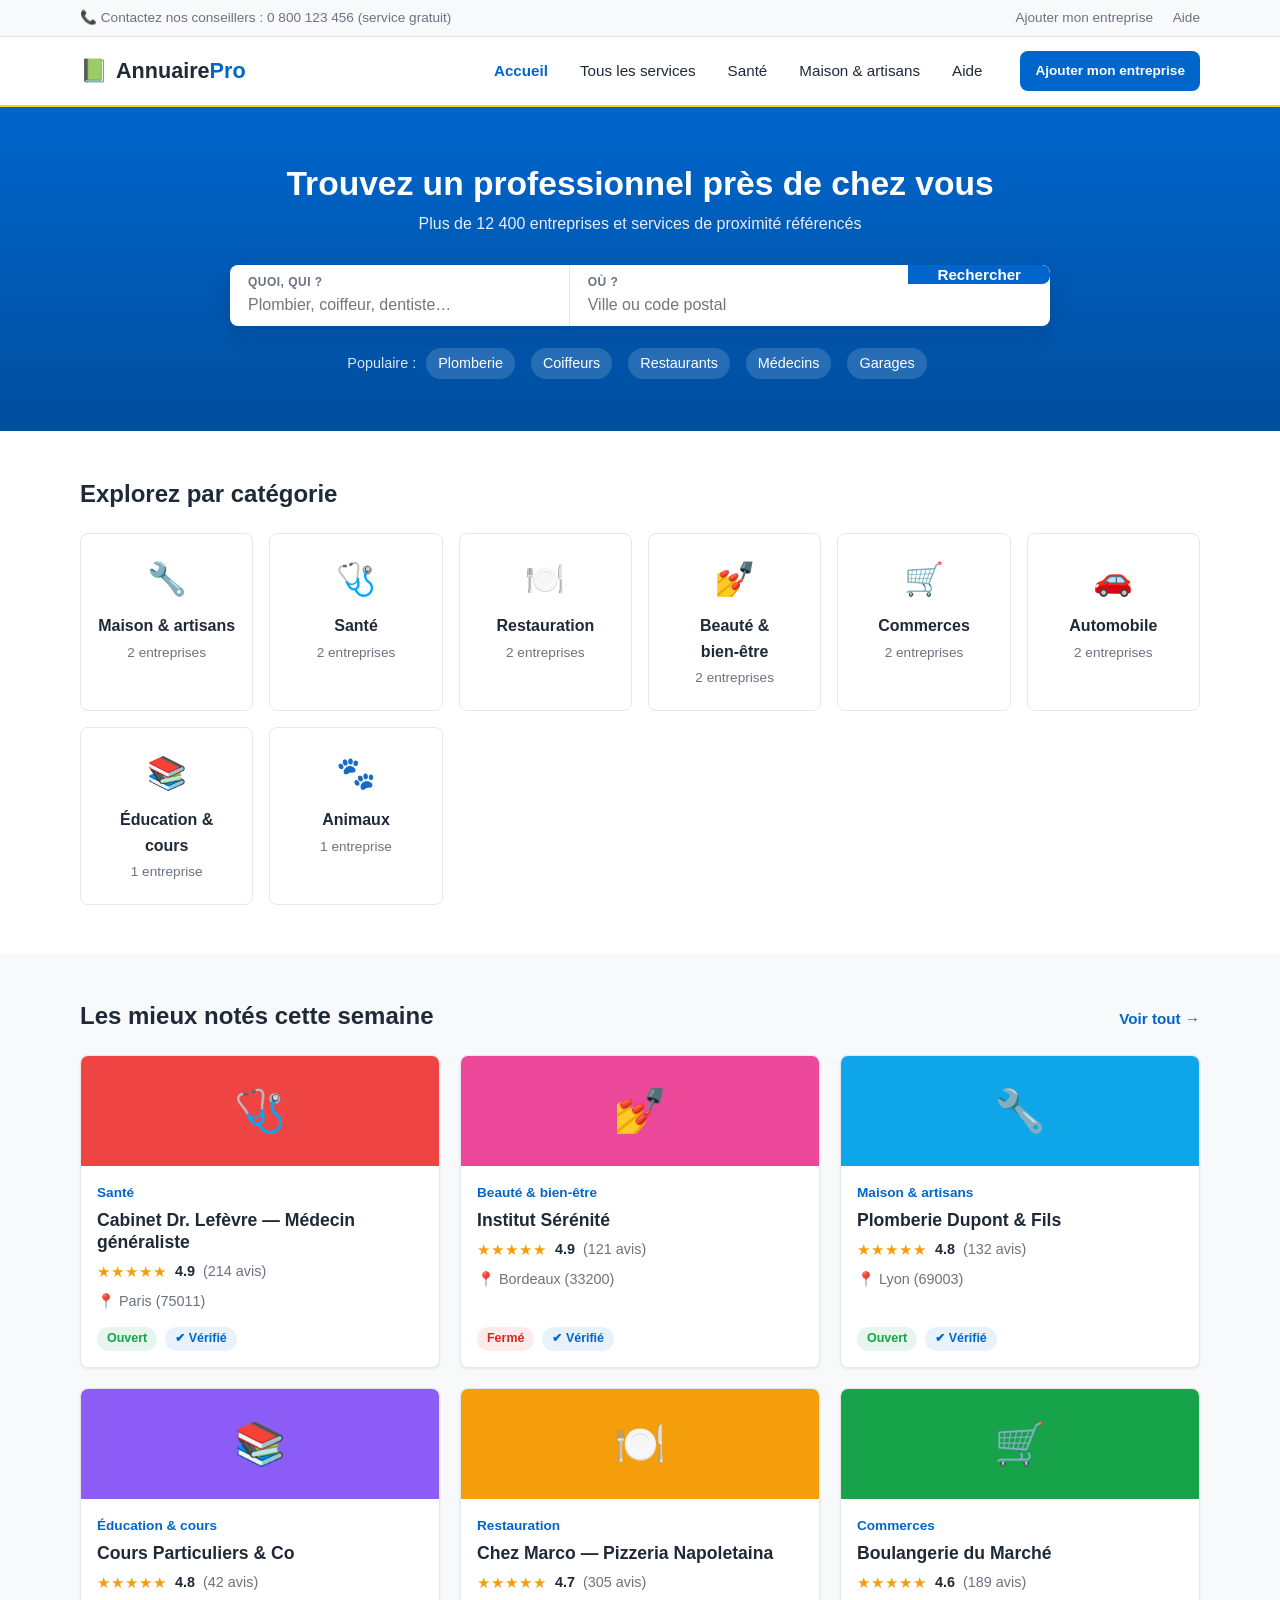
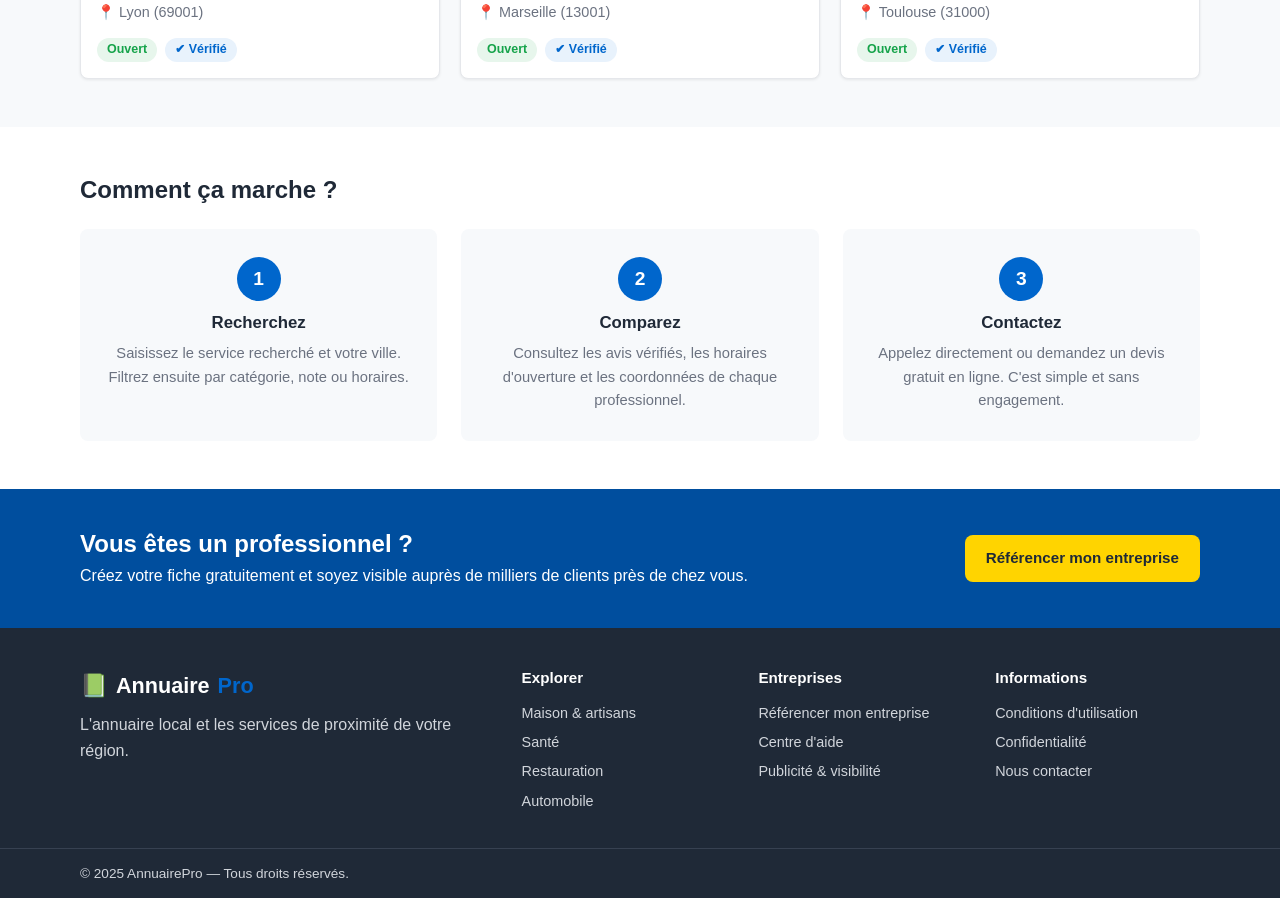
<file: index.html>
<!DOCTYPE html>
<html lang="fr">
<head>
  <meta charset="UTF-8">
  <meta name="viewport" content="width=device-width, initial-scale=1.0">
  <title>Annuaire Pro — Trouvez les professionnels et services près de chez vous</title>
  <meta name="description" content="Annuaire local et services de proximité : commerce, artisans, santé, restaurants. Trouvez un professionnel près de chez vous en quelques secondes.">
  <link rel="stylesheet" href="css/styles.css">
</head>
<body>

  <!-- Barre utilitaire -->
  <div class="topbar">
    <div class="container topbar-inner">
      <span>📞 Contactez nos conseillers : 0 800 123 456 (service gratuit)</span>
      <div class="topbar-links">
        <a href="ajouter.html">Ajouter mon entreprise</a>
        <a href="aide.html">Aide</a>
      </div>
    </div>
  </div>

  <!-- En-tête -->
  <header class="site-header">
    <div class="container header-inner">
      <a href="index.html" class="logo">
        <span class="logo-icon">📗</span>
        <span class="logo-text">Annuaire<span class="logo-accent">Pro</span></span>
      </a>
      <nav class="main-nav">
        <a href="index.html" class="active">Accueil</a>
        <a href="services.html">Tous les services</a>
        <a href="services.html?cat=sante">Santé</a>
        <a href="services.html?cat=maison">Maison &amp; artisans</a>
        <a href="aide.html">Aide</a>
      </nav>
      <a href="ajouter.html" class="btn btn-primary btn-sm">Ajouter mon entreprise</a>
      <button class="nav-toggle" aria-label="Ouvrir le menu">☰</button>
    </div>
  </header>

  <!-- Bloc de recherche -->
  <section class="search-section">
    <div class="container">
      <h1>Trouvez un professionnel <strong>près de chez vous</strong></h1>
      <p class="subtitle">Plus de 12 400 entreprises et services de proximité référencés</p>
      <form class="search-form" id="home-search" action="services.html" method="get">
        <div class="search-field">
          <label for="q">Quoi, qui ?</label>
          <input type="text" id="q" name="q" placeholder="Plombier, coiffeur, dentiste…" autocomplete="off">
        </div>
        <div class="search-sep"></div>
        <div class="search-field">
          <label for="ville">Où ?</label>
          <input type="text" id="ville" name="ville" placeholder="Ville ou code postal" data-villes autocomplete="off">
        </div>
        <button type="submit" class="btn btn-primary btn-search">Rechercher</button>
      </form>

      <div class="quick-links">
        <span>Populaire :</span>
        <a href="services.html?cat=maison">Plomberie</a>
        <a href="services.html?cat=bienetre">Coiffeurs</a>
        <a href="services.html?cat=restauration">Restaurants</a>
        <a href="services.html?cat=sante">Médecins</a>
        <a href="services.html?cat=automobile">Garages</a>
      </div>
    </div>
  </section>

  <!-- Catégories -->
  <section class="section categories-section">
    <div class="container">
      <h2>Explorez par catégorie</h2>
      <div class="categories-grid" id="categories-grid"></div>
    </div>
  </section>

  <!-- Sélection mise en avant -->
  <section class="section featured-section">
    <div class="container">
      <div class="section-head">
        <h2>Les mieux notés cette semaine</h2>
        <a href="services.html" class="see-all">Voir tout &rarr;</a>
      </div>
      <div class="listings-grid" id="featured-listings"></div>
    </div>
  </section>

  <!-- Comment ça marche -->
  <section class="section how-section">
    <div class="container">
      <h2>Comment ça marche ?</h2>
      <div class="steps-grid">
        <div class="step">
          <div class="step-num">1</div>
          <h3>Recherchez</h3>
          <p>Saisissez le service recherché et votre ville. Filtrez ensuite par catégorie, note ou horaires.</p>
        </div>
        <div class="step">
          <div class="step-num">2</div>
          <h3>Comparez</h3>
          <p>Consultez les avis vérifiés, les horaires d'ouverture et les coordonnées de chaque professionnel.</p>
        </div>
        <div class="step">
          <div class="step-num">3</div>
          <h3>Contactez</h3>
          <p>Appelez directement ou demandez un devis gratuit en ligne. C'est simple et sans engagement.</p>
        </div>
      </div>
    </div>
  </section>

  <!-- Encart pro -->
  <section class="cta-section">
    <div class="container cta-inner">
      <div>
        <h2>Vous êtes un professionnel ?</h2>
        <p>Créez votre fiche gratuitement et soyez visible auprès de milliers de clients près de chez vous.</p>
      </div>
      <a href="ajouter.html" class="btn btn-light">Référencer mon entreprise</a>
    </div>
  </section>

  <!-- Pied de page -->
  <footer class="site-footer">
    <div class="container footer-grid">
      <div>
        <div class="logo footer-logo"><span class="logo-icon">📗</span> Annuaire<span class="logo-accent">Pro</span></div>
        <p>L'annuaire local et les services de proximité de votre région.</p>
      </div>
      <div>
        <h4>Explorer</h4>
        <a href="services.html?cat=maison">Maison &amp; artisans</a>
        <a href="services.html?cat=sante">Santé</a>
        <a href="services.html?cat=restauration">Restauration</a>
        <a href="services.html?cat=automobile">Automobile</a>
      </div>
      <div>
        <h4>Entreprises</h4>
        <a href="ajouter.html">Référencer mon entreprise</a>
        <a href="aide.html">Centre d'aide</a>
        <a href="aide.html">Publicité &amp; visibilité</a>
      </div>
      <div>
        <h4>Informations</h4>
        <a href="aide.html">Conditions d'utilisation</a>
        <a href="aide.html">Confidentialité</a>
        <a href="aide.html">Nous contacter</a>
      </div>
    </div>
    <div class="footer-bottom">
      <div class="container">© 2025 AnnuairePro — Tous droits réservés.</div>
    </div>
  </footer>

  <script src="js/data.js"></script>
  <script src="js/app.js"></script>
  <script src="js/villes.js"></script>
</body>
</html>
</file>
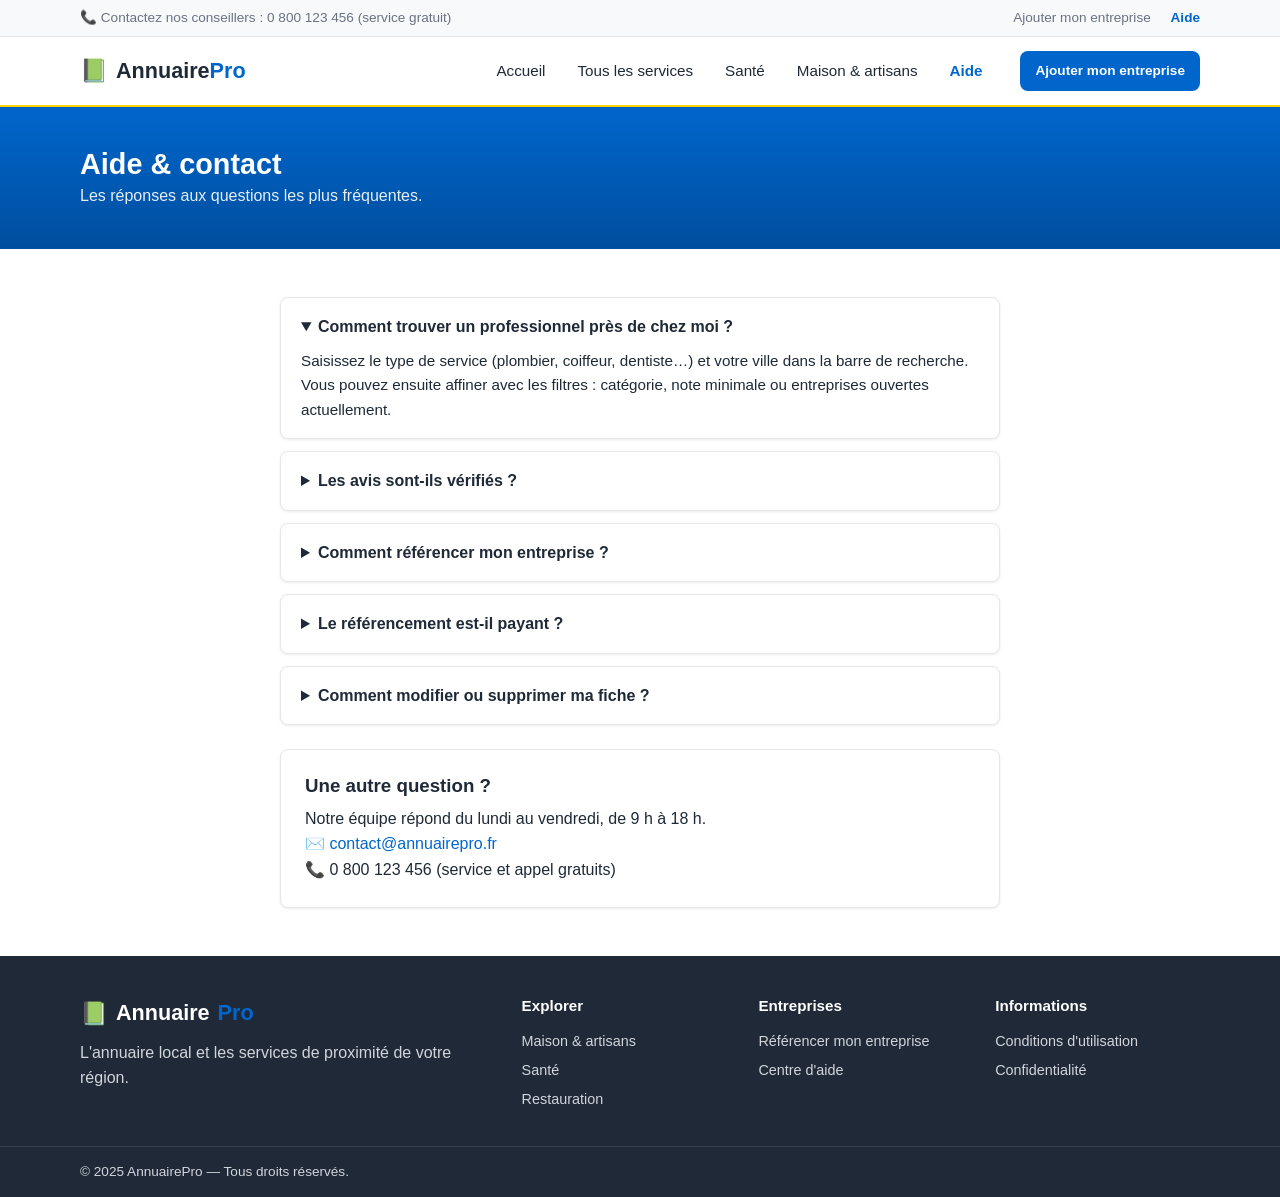
<file: aide.html>
<!DOCTYPE html>
<html lang="fr">
<head>
  <meta charset="UTF-8">
  <meta name="viewport" content="width=device-width, initial-scale=1.0">
  <title>Aide &amp; contact — AnnuairePro</title>
  <meta name="description" content="Questions fréquentes et contact pour l'annuaire local AnnuairePro.">
  <link rel="stylesheet" href="css/styles.css">
</head>
<body>

  <div class="topbar">
    <div class="container topbar-inner">
      <span>📞 Contactez nos conseillers : 0 800 123 456 (service gratuit)</span>
      <div class="topbar-links">
        <a href="ajouter.html">Ajouter mon entreprise</a>
        <a href="aide.html" class="active">Aide</a>
      </div>
    </div>
  </div>

  <header class="site-header">
    <div class="container header-inner">
      <a href="index.html" class="logo">
        <span class="logo-icon">📗</span>
        <span class="logo-text">Annuaire<span class="logo-accent">Pro</span></span>
      </a>
      <nav class="main-nav">
        <a href="index.html">Accueil</a>
        <a href="services.html">Tous les services</a>
        <a href="services.html?cat=sante">Santé</a>
        <a href="services.html?cat=maison">Maison &amp; artisans</a>
        <a href="aide.html" class="active">Aide</a>
      </nav>
      <a href="ajouter.html" class="btn btn-primary btn-sm">Ajouter mon entreprise</a>
      <button class="nav-toggle" aria-label="Ouvrir le menu">☰</button>
    </div>
  </header>

  <section class="page-head">
    <div class="container">
      <h1>Aide &amp; contact</h1>
      <p>Les réponses aux questions les plus fréquentes.</p>
    </div>
  </section>

  <main class="section">
    <div class="container narrow">

      <div class="faq">
        <details open>
          <summary>Comment trouver un professionnel près de chez moi ?</summary>
          <p>Saisissez le type de service (plombier, coiffeur, dentiste…) et votre ville dans la barre de recherche. Vous pouvez ensuite affiner avec les filtres : catégorie, note minimale ou entreprises ouvertes actuellement.</p>
        </details>
        <details>
          <summary>Les avis sont-ils vérifiés ?</summary>
          <p>Oui. Chaque avis est rattaché à une demande de contact réelle. Les avis suspects sont analysés et retirés si nécessaire.</p>
        </details>
        <details>
          <summary>Comment référencer mon entreprise ?</summary>
          <p>Rendez-vous sur la page <a href="ajouter.html">« Ajouter mon entreprise »</a> et complétez le formulaire. La validation prend en moyenne 48 h ouvrées.</p>
        </details>
        <details>
          <summary>Le référencement est-il payant ?</summary>
          <p>Non, la création et la publication de votre fiche sont gratuites. Des options de visibilité (mise en avant, logo) sont proposées en supplément.</p>
        </details>
        <details>
          <summary>Comment modifier ou supprimer ma fiche ?</summary>
          <p>Contactez-nous par e-mail à contact@annuairepro.fr en indiquant le nom de votre entreprise et votre ville. Un conseiller s'occupe de votre demande sous 48 h.</p>
        </details>
      </div>

      <div class="card contact-card">
        <h3>Une autre question ?</h3>
        <p> Notre équipe répond du lundi au vendredi, de 9 h à 18 h.</p>
        <p>✉️ <a href="mailto:contact@annuairepro.fr">contact@annuairepro.fr</a><br>📞 0 800 123 456 (service et appel gratuits)</p>
      </div>

    </div>
  </main>

  <footer class="site-footer">
    <div class="container footer-grid">
      <div>
        <div class="logo footer-logo"><span class="logo-icon">📗</span> Annuaire<span class="logo-accent">Pro</span></div>
        <p>L'annuaire local et les services de proximité de votre région.</p>
      </div>
      <div>
        <h4>Explorer</h4>
        <a href="services.html?cat=maison">Maison &amp; artisans</a>
        <a href="services.html?cat=sante">Santé</a>
        <a href="services.html?cat=restauration">Restauration</a>
      </div>
      <div>
        <h4>Entreprises</h4>
        <a href="ajouter.html">Référencer mon entreprise</a>
        <a href="aide.html">Centre d'aide</a>
      </div>
      <div>
        <h4>Informations</h4>
        <a href="aide.html">Conditions d'utilisation</a>
        <a href="aide.html">Confidentialité</a>
      </div>
    </div>
    <div class="footer-bottom">
      <div class="container">© 2025 AnnuairePro — Tous droits réservés.</div>
    </div>
  </footer>

</body>
</html>
</file>
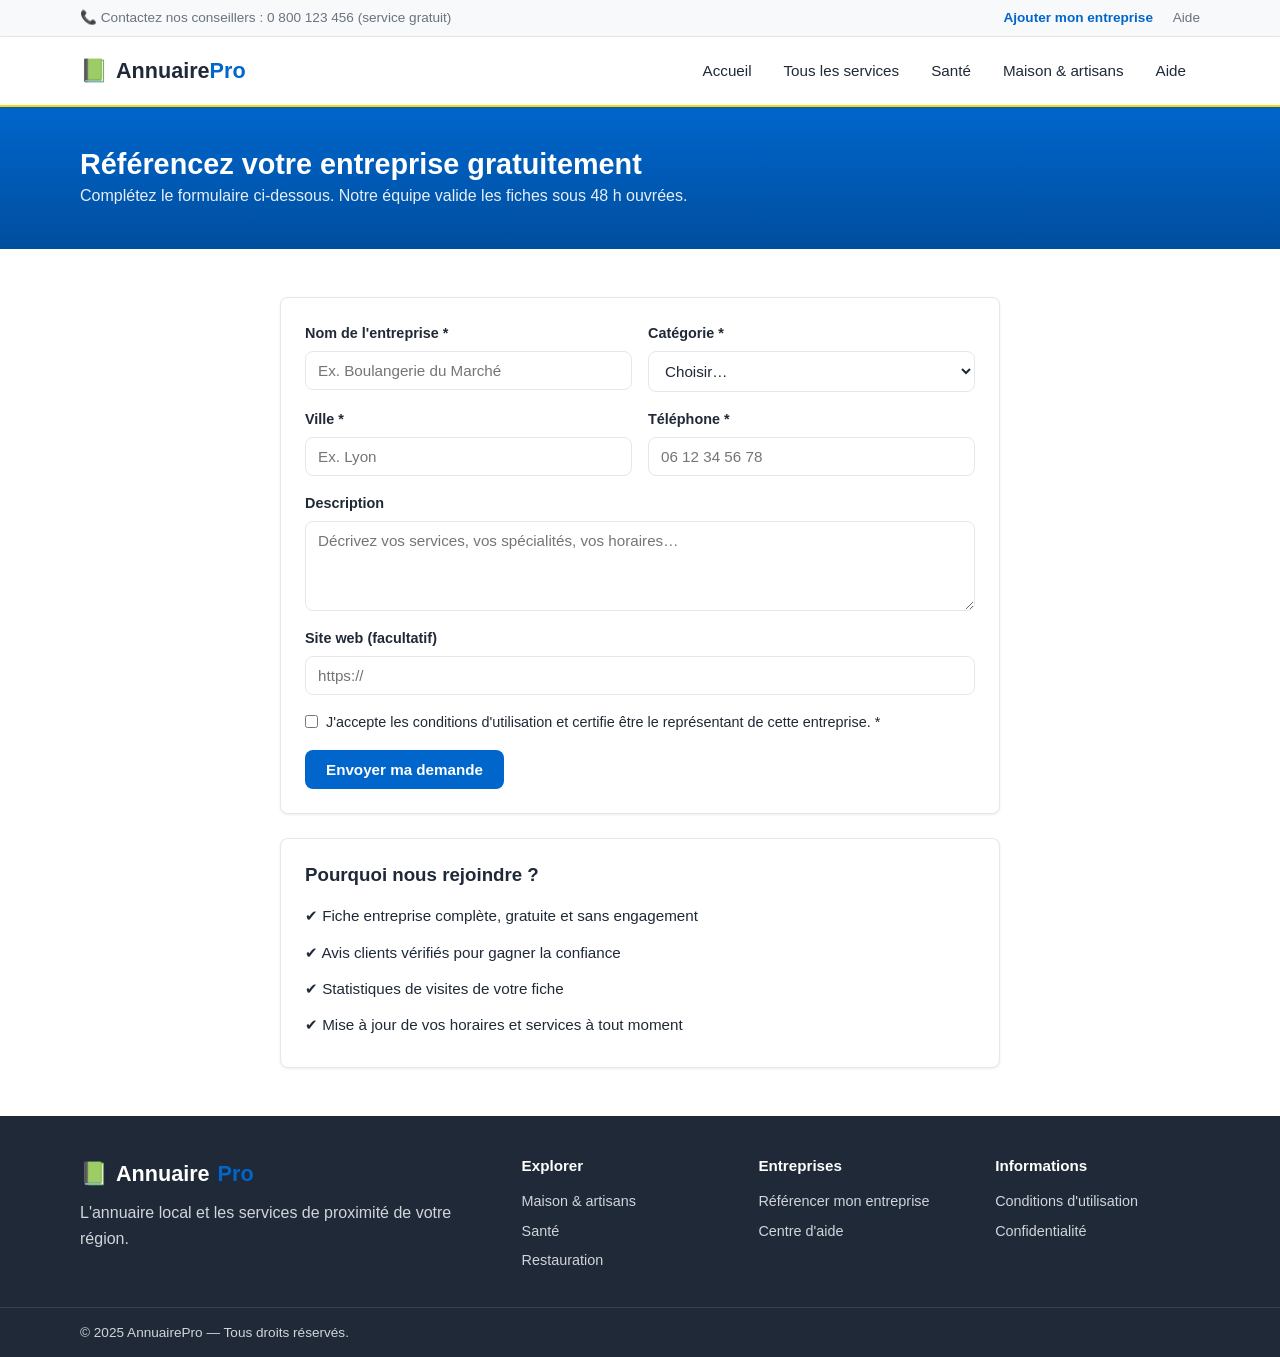
<file: ajouter.html>
<!DOCTYPE html>
<html lang="fr">
<head>
  <meta charset="UTF-8">
  <meta name="viewport" content="width=device-width, initial-scale=1.0">
  <title>Ajouter mon entreprise — AnnuairePro</title>
  <meta name="description" content="Référencez gratuitement votre entreprise dans l'annuaire local AnnuairePro.">
  <link rel="stylesheet" href="css/styles.css">
</head>
<body>

  <div class="topbar">
    <div class="container topbar-inner">
      <span>📞 Contactez nos conseillers : 0 800 123 456 (service gratuit)</span>
      <div class="topbar-links">
        <a href="ajouter.html" class="active">Ajouter mon entreprise</a>
        <a href="aide.html">Aide</a>
      </div>
    </div>
  </div>

  <header class="site-header">
    <div class="container header-inner">
      <a href="index.html" class="logo">
        <span class="logo-icon">📗</span>
        <span class="logo-text">Annuaire<span class="logo-accent">Pro</span></span>
      </a>
      <nav class="main-nav">
        <a href="index.html">Accueil</a>
        <a href="services.html">Tous les services</a>
        <a href="services.html?cat=sante">Santé</a>
        <a href="services.html?cat=maison">Maison &amp; artisans</a>
        <a href="aide.html">Aide</a>
      </nav>
      <button class="nav-toggle" aria-label="Ouvrir le menu">☰</button>
    </div>
  </header>

  <section class="page-head">
    <div class="container">
      <h1>Référencez votre entreprise gratuitement</h1>
      <p>Complétez le formulaire ci-dessous. Notre équipe valide les fiches sous 48 h ouvrées.</p>
    </div>
  </section>

  <main class="section">
    <div class="container narrow">
      <form class="card form-card" id="add-form" novalidate>
        <div class="form-row">
          <div class="form-field">
            <label for="f-nom">Nom de l'entreprise *</label>
            <input type="text" id="f-nom" required placeholder="Ex. Boulangerie du Marché">
          </div>
          <div class="form-field">
            <label for="f-cat">Catégorie *</label>
            <select id="f-cat" required>
              <option value="">Choisir…</option>
            </select>
          </div>
        </div>

        <div class="form-row">
          <div class="form-field">
            <label for="f-ville">Ville *</label>
            <input type="text" id="f-ville" required placeholder="Ex. Lyon" data-villes autocomplete="off">
          </div>
          <div class="form-field">
            <label for="f-tel">Téléphone *</label>
            <input type="tel" id="f-tel" required placeholder="06 12 34 56 78">
          </div>
        </div>

        <div class="form-field">
          <label for="f-desc">Description</label>
          <textarea id="f-desc" rows="4" placeholder="Décrivez vos services, vos spécialités, vos horaires…"></textarea>
        </div>

        <div class="form-field">
          <label for="f-site">Site web (facultatif)</label>
          <input type="url" id="f-site" placeholder="https://">
        </div>

        <label class="checkbox">
          <input type="checkbox" id="f-cgu" required>
          J'accepte les conditions d'utilisation et certifie être le représentant de cette entreprise. *
        </label>

        <p class="form-error" id="form-error" hidden>Merci de compléter tous les champs obligatoires (*) et d'accepter les conditions.</p>
        <p class="form-success" id="form-success" hidden>✅ Votre demande a bien été enregistrée. Votre fiche sera visible après validation.</p>

        <button type="submit" class="btn btn-primary">Envoyer ma demande</button>
      </form>

      <div class="card perks">
        <h3>Pourquoi nous rejoindre ?</h3>
        <ul>
          <li>✔ Fiche entreprise complète, gratuite et sans engagement</li>
          <li>✔ Avis clients vérifiés pour gagner la confiance</li>
          <li>✔ Statistiques de visites de votre fiche</li>
          <li>✔ Mise à jour de vos horaires et services à tout moment</li>
        </ul>
      </div>
    </div>
  </main>

  <footer class="site-footer">
    <div class="container footer-grid">
      <div>
        <div class="logo footer-logo"><span class="logo-icon">📗</span> Annuaire<span class="logo-accent">Pro</span></div>
        <p>L'annuaire local et les services de proximité de votre région.</p>
      </div>
      <div>
        <h4>Explorer</h4>
        <a href="services.html?cat=maison">Maison &amp; artisans</a>
        <a href="services.html?cat=sante">Santé</a>
        <a href="services.html?cat=restauration">Restauration</a>
      </div>
      <div>
        <h4>Entreprises</h4>
        <a href="ajouter.html">Référencer mon entreprise</a>
        <a href="aide.html">Centre d'aide</a>
      </div>
      <div>
        <h4>Informations</h4>
        <a href="aide.html">Conditions d'utilisation</a>
        <a href="aide.html">Confidentialité</a>
      </div>
    </div>
    <div class="footer-bottom">
      <div class="container">© 2025 AnnuairePro — Tous droits réservés.</div>
    </div>
  </footer>

  <script src="js/data.js"></script>
  <script src="js/app.js"></script>
  <script src="js/villes.js"></script>
</body>
</html>
</file>
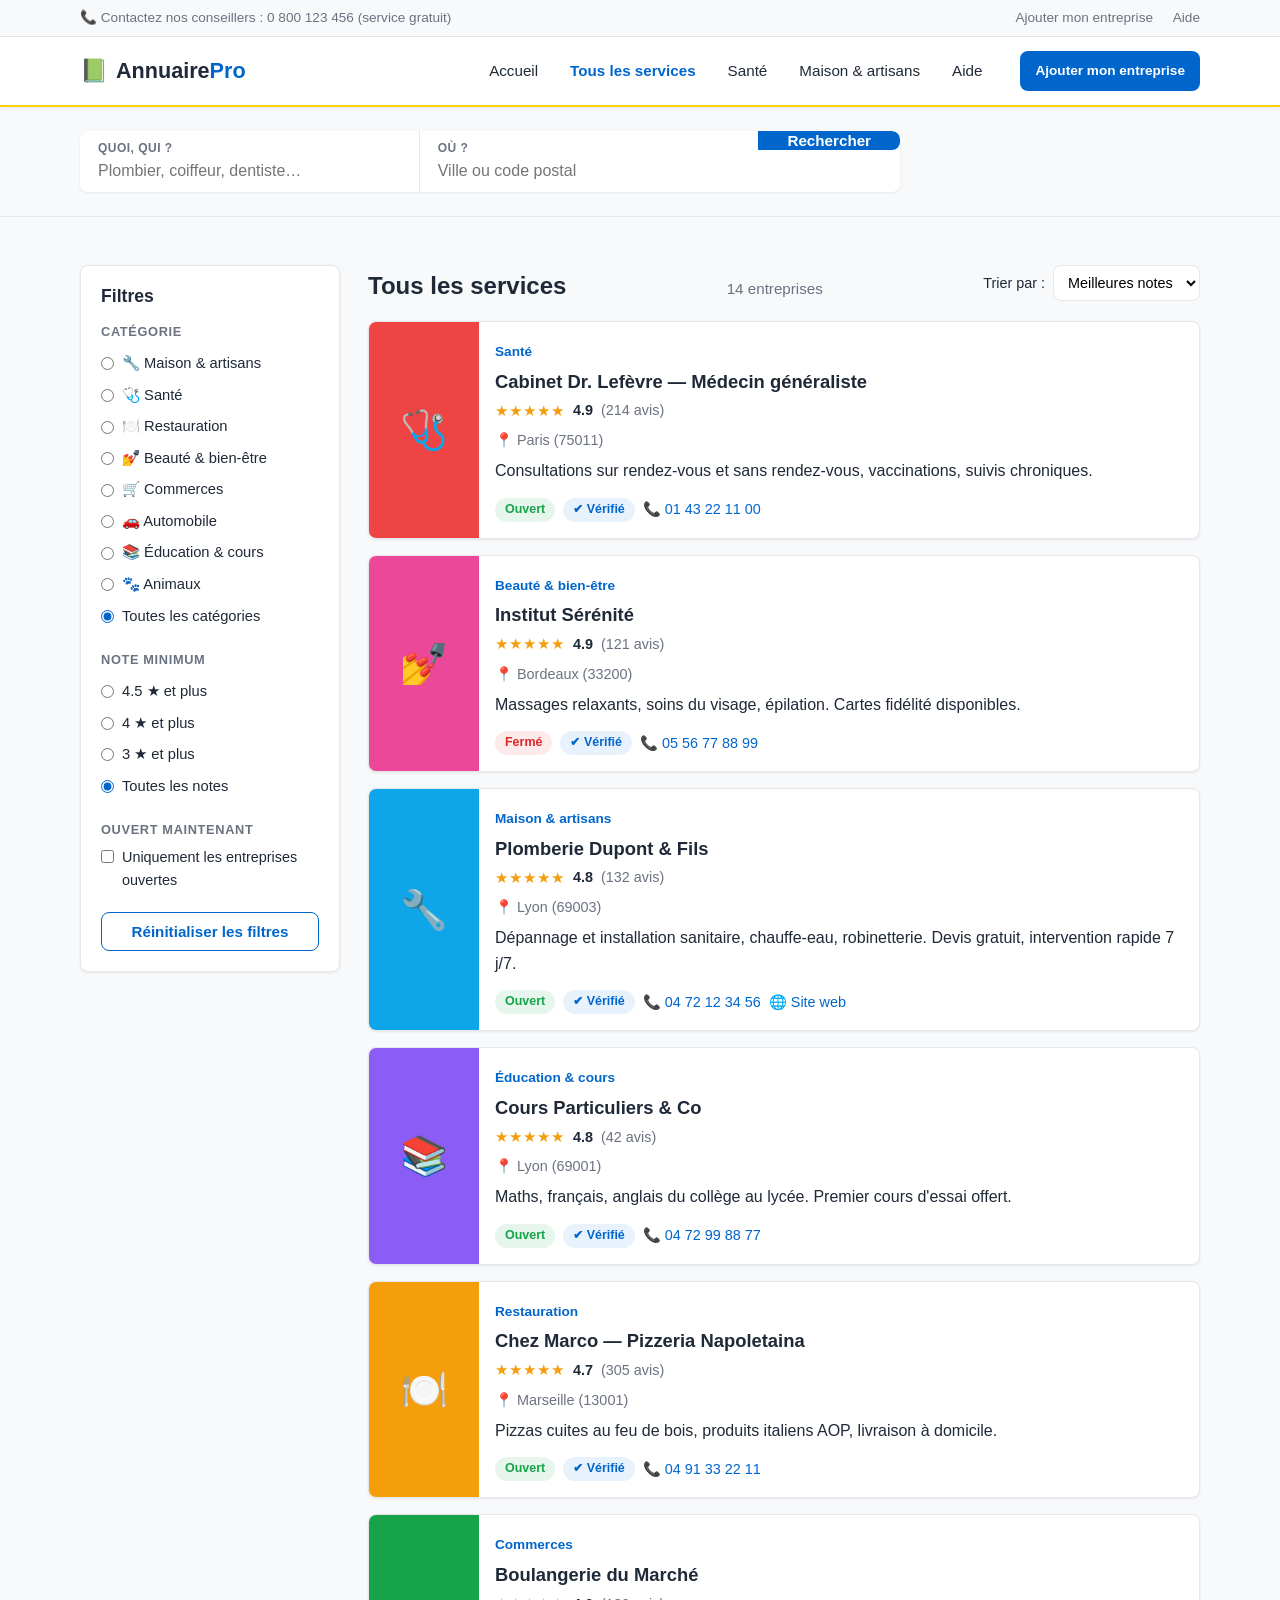
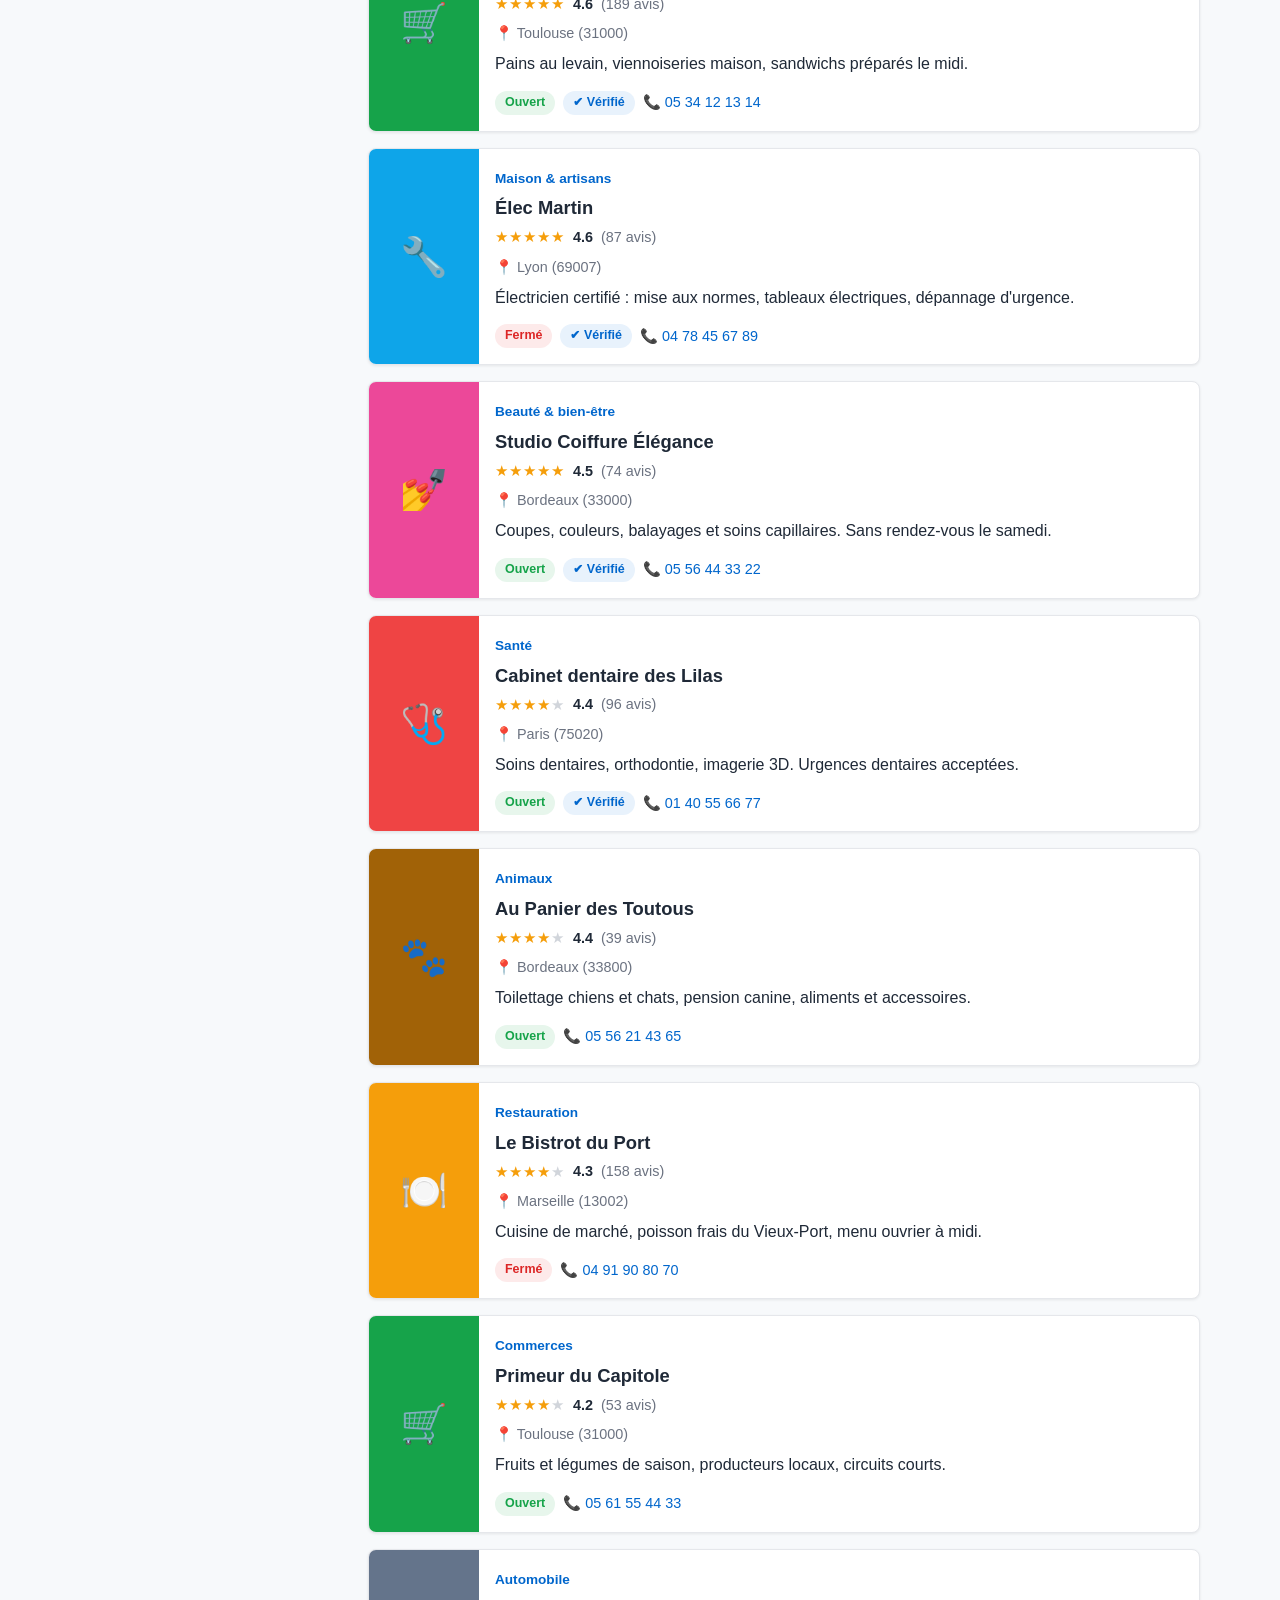
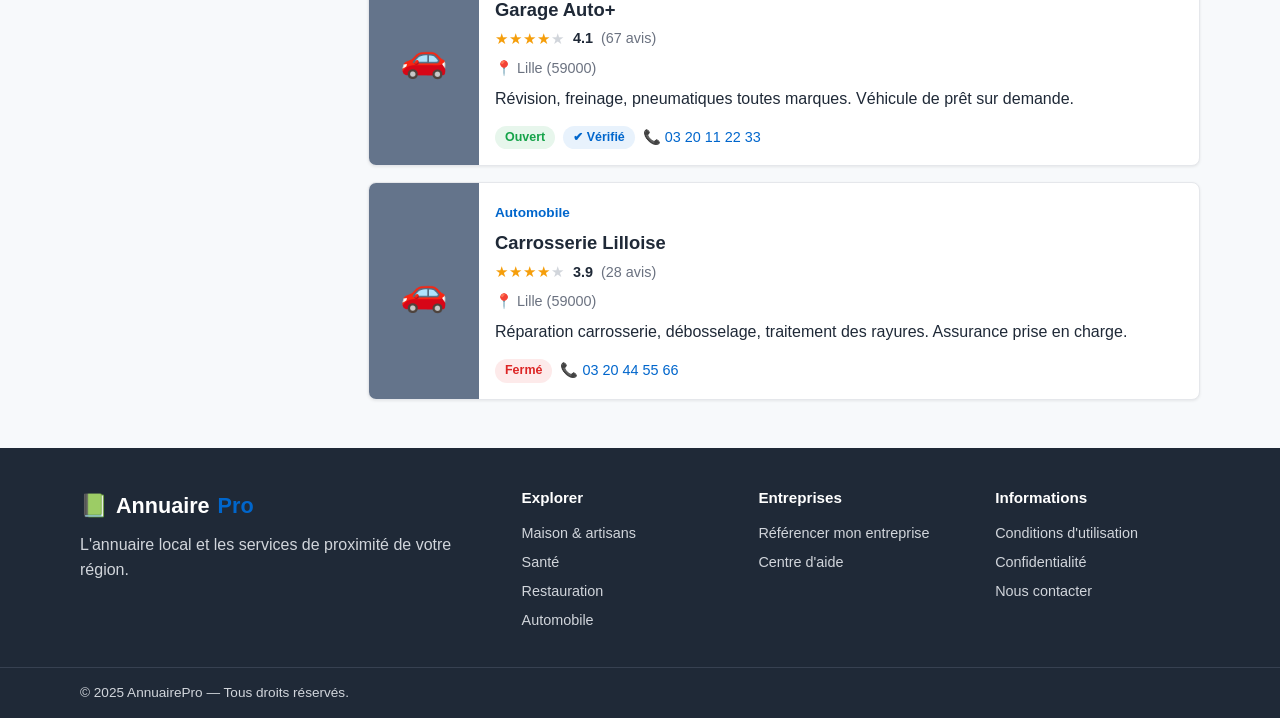
<file: services.html>
<!DOCTYPE html>
<html lang="fr">
<head>
  <meta charset="UTF-8">
  <meta name="viewport" content="width=device-width, initial-scale=1.0">
  <title>Résultats de recherche — AnnuairePro</title>
  <meta name="description" content="Liste des professionnels et services de proximité correspondant à votre recherche.">
  <link rel="stylesheet" href="css/styles.css">
</head>
<body>

  <div class="topbar">
    <div class="container topbar-inner">
      <span>📞 Contactez nos conseillers : 0 800 123 456 (service gratuit)</span>
      <div class="topbar-links">
        <a href="ajouter.html">Ajouter mon entreprise</a>
        <a href="aide.html">Aide</a>
      </div>
    </div>
  </div>

  <header class="site-header">
    <div class="container header-inner">
      <a href="index.html" class="logo">
        <span class="logo-icon">📗</span>
        <span class="logo-text">Annuaire<span class="logo-accent">Pro</span></span>
      </a>
      <nav class="main-nav">
        <a href="index.html">Accueil</a>
        <a href="services.html" class="active">Tous les services</a>
        <a href="services.html?cat=sante">Santé</a>
        <a href="services.html?cat=maison">Maison &amp; artisans</a>
        <a href="aide.html">Aide</a>
      </nav>
      <a href="ajouter.html" class="btn btn-primary btn-sm">Ajouter mon entreprise</a>
      <button class="nav-toggle" aria-label="Ouvrir le menu">☰</button>
    </div>
  </header>

  <section class="results-head">
    <div class="container">
      <form class="search-form compact" id="results-search" method="get">
        <div class="search-field">
          <label for="q">Quoi, qui ?</label>
          <input type="text" id="q" name="q" placeholder="Plombier, coiffeur, dentiste…">
        </div>
        <div class="search-sep"></div>
        <div class="search-field">
          <label for="ville">Où ?</label>
          <input type="text" id="ville" name="ville" placeholder="Ville ou code postal" data-villes autocomplete="off">
        </div>
        <button type="submit" class="btn btn-primary btn-search">Rechercher</button>
      </form>
    </div>
  </section>

  <main class="section results-section">
    <div class="container results-layout">

      <aside class="filters">
        <h3>Filtres</h3>

        <div class="filter-group">
          <h4>Catégorie</h4>
          <div id="filter-cats"></div>
        </div>

        <div class="filter-group">
          <h4>Note minimum</h4>
          <div id="filter-ratings"></div>
        </div>

        <div class="filter-group">
          <h4>Ouvert maintenant</h4>
          <label class="checkbox"><input type="checkbox" id="filter-open"> Uniquement les entreprises ouvertes</label>
        </div>

        <button class="btn btn-ghost btn-block" id="reset-filters">Réinitialiser les filtres</button>
      </aside>

      <div class="results-main">
        <div class="results-count">
          <h1 id="results-title">Tous les services</h1>
          <p id="results-meta">—</p>
          <div class="sort">
            <label for="sort">Trier par :</label>
            <select id="sort">
              <option value="rating">Meilleures notes</option>
              <option value="reviews">Nombre d'avis</option>
              <option value="name">Nom (A → Z)</option>
            </select>
          </div>
        </div>
        <div class="listings-vertical" id="listings"></div>
        <p class="no-results" id="no-results" hidden>Aucun résultat ne correspond à votre recherche. Essayez d'élargir vos filtres.</p>
      </div>

    </div>
  </main>

  <footer class="site-footer">
    <div class="container footer-grid">
      <div>
        <div class="logo footer-logo"><span class="logo-icon">📗</span> Annuaire<span class="logo-accent">Pro</span></div>
        <p>L'annuaire local et les services de proximité de votre région.</p>
      </div>
      <div>
        <h4>Explorer</h4>
        <a href="services.html?cat=maison">Maison &amp; artisans</a>
        <a href="services.html?cat=sante">Santé</a>
        <a href="services.html?cat=restauration">Restauration</a>
        <a href="services.html?cat=automobile">Automobile</a>
      </div>
      <div>
        <h4>Entreprises</h4>
        <a href="ajouter.html">Référencer mon entreprise</a>
        <a href="aide.html">Centre d'aide</a>
      </div>
      <div>
        <h4>Informations</h4>
        <a href="aide.html">Conditions d'utilisation</a>
        <a href="aide.html">Confidentialité</a>
        <a href="aide.html">Nous contacter</a>
      </div>
    </div>
    <div class="footer-bottom">
      <div class="container">© 2025 AnnuairePro — Tous droits réservés.</div>
    </div>
  </footer>

  <script src="js/data.js"></script>
  <script src="js/app.js"></script>
  <script src="js/villes.js"></script>
</body>
</html>
</file>
<file: css/styles.css>
/* ================= ============
   AnnuairePro — styles globaux
   Palette pro : blanc, bleu, accents jaunes (style Pages Jaunes)
================================ */

:root {
  --blue: #0066cc;
  --blue-dark: #004e9e;
  --blue-light: #e8f2fc;
  --yellow: #ffd400;
  --yellow-dark: #e6b800;
  --text: #1f2937;
  --text-light: #6b7280;
  --border: #e5e7eb;
  --bg: #ffffff;
  --bg-alt: #f7f9fb;
  --green: #16a34a;
  --red: #dc2626;
  --star: #f59e0b;
  --radius: 8px;
  --shadow: 0 1px 3px rgba(0, 0, 0, .08);
  --shadow-lg: 0 8px 24px rgba(0, 0, 0, .10);
}

* { margin: 0; padding: 0; box-sizing: border-box; }

body {
  font-family: "Segoe UI", Roboto, "Helvetica Neue", Arial, sans-serif;
  color: var(--text);
  background: var(--bg);
  line-height: 1.6;
}

img { max-width: 100%; }
a { color: var(--blue); text-decoration: none; }
a:hover { text-decoration: underline; }

.container { max-width: 1160px; margin: 0 auto; padding: 0 20px; }
.container.narrow { max-width: 760px; }

h1, h2, h3, h4 { font-weight: 700; line-height: 1.25; }

/* ---------- Barre utilitaire ---------- */
.topbar {
  background: var(--bg-alt);
  border-bottom: 1px solid var(--border);
  font-size: .85rem;
  color: var(--text-light);
}
.topbar-inner {
  display: flex;
  justify-content: space-between;
  align-items: center;
  gap: 12px;
  min-height: 36px;
}
.topbar-links a { margin-left: 16px; color: var(--text-light); }
.topbar-links a.active { color: var(--blue); font-weight: 600; }

/* ---------- En-tête ---------- */
.site-header {
  background: var(--bg);
  border-bottom: 2px solid var(--yellow);
  position: sticky;
  top: 0;
  z-index: 50;
  box-shadow: var(--shadow);
}
.header-inner {
  display: flex;
  align-items: center;
  gap: 24px;
  min-height: 68px;
}
.logo {
  display: flex;
  align-items: center;
  gap: 8px;
  font-size: 1.35rem;
  font-weight: 800;
  color: var(--text);
  white-space: nowrap;
}
.logo:hover { text-decoration: none; }
.logo-icon { font-size: 1.4rem; }
.logo-accent { color: var(--blue); }
.footer-logo { color: #fff; margin-bottom: 8px; }

.main-nav { display: flex; gap: 4px; margin-left: auto; }
.main-nav a {
  padding: 8px 14px;
  border-radius: var(--radius);
  color: var(--text);
  font-size: .95rem;
  font-weight: 500;
}
.main-nav a:hover { background: var(--bg-alt); text-decoration: none; }
.main-nav a.active { color: var(--blue); font-weight: 700; }

.nav-toggle {
  display: none;
  background: none;
  border: 1px solid var(--border);
  border-radius: var(--radius);
  font-size: 1.3rem;
  padding: 4px 12px;
  cursor: pointer;
  margin-left: auto;
}

/* ---------- Boutons ---------- */
.btn {
  display: inline-block;
  padding: 10px 20px;
  border-radius: var(--radius);
  font-weight: 600;
  font-size: .95rem;
  border: 1px solid transparent;
  cursor: pointer;
  text-align: center;
  transition: background .15s ease;
}
.btn:hover { text-decoration: none; }
.btn-primary { background: var(--blue); color: #fff; }
.btn-primary:hover { background: var(--blue-dark); }
.btn-light { background: var(--yellow); color: var(--text); }
.btn-light:hover { background: var(--yellow-dark); }
.btn-ghost { background: #fff; color: var(--blue); border-color: var(--blue); }
.btn-ghost:hover { background: var(--blue-light); }
.btn-sm { padding: 8px 14px; font-size: .85rem; }
.btn-block { width: 100%; }
.btn-search { padding: 0 28px; height: 100%; border-radius: 0 var(--radius) var(--radius) 0; }

/* ---------- Bloc de recherche ---------- */
.search-section {
  background: linear-gradient(180deg, var(--blue) 0%, var(--blue-dark) 100%);
  color: #fff;
  padding: 56px 0 48px;
  text-align: center;
}
.search-section h1 { font-size: 2.1rem; margin-bottom: 6px; }
.search-section .subtitle { opacity: .9; margin-bottom: 28px; }

.search-form {
  display: flex;
  align-items: stretch;
  background: #fff;
  border-radius: var(--radius);
  box-shadow: var(--shadow-lg);
  max-width: 820px;
  margin: 0 auto;
  overflow: hidden;
}
.search-form.compact { margin: 0; box-shadow: var(--shadow); }
.search-field {
  flex: 1;
  display: flex;
  flex-direction: column;
  padding: 8px 18px;
  text-align: left;
}
.search-field label {
  font-size: .75rem;
  font-weight: 700;
  color: var(--text-light);
  text-transform: uppercase;
  letter-spacing: .04em;
}
.search-field input {
  border: none;
  outline: none;
  font-size: 1rem;
  padding: 4px 0;
  color: var(--text);
  background: transparent;
}
.search-sep { width: 1px; background: var(--border); }
.results-head { padding: 24px 0; background: var(--bg-alt); border-bottom: 1px solid var(--border); }

.quick-links {
  margin-top: 18px;
  font-size: .9rem;
  color: rgba(255, 255, 255, .85);
}
.quick-links a {
  display: inline-block;
  margin: 4px 6px;
  padding: 4px 12px;
  background: rgba(255, 255, 255, .15);
  color: #fff;
  border-radius: 999px;
}
.quick-links a:hover { background: rgba(255, 255, 255, .28); text-decoration: none; }

/* ---------- Sections ---------- */
.section { padding: 48px 0; }
.section h2 { font-size: 1.5rem; margin-bottom: 24px; }
.section-head { display: flex; align-items: baseline; justify-content: space-between; margin-bottom: 24px; }
.section-head h2 { margin-bottom: 0; }
.see-all { font-weight: 600; font-size: .95rem; }
.featured-section, .results-section { background: var(--bg-alt); }

/* ---------- Catégories ---------- */
.categories-grid {
  display: grid;
  grid-template-columns: repeat(auto-fill, minmax(170px, 1fr));
  gap: 16px;
}
.category-card {
  background: #fff;
  border: 1px solid var(--border);
  border-radius: var(--radius);
  padding: 20px 16px;
  text-align: center;
  color: var(--text);
  transition: box-shadow .15s ease, transform .15s ease;
}
.category-card:hover {
  text-decoration: none;
  box-shadow: var(--shadow-lg);
  transform: translateY(-2px);
}
.category-card .cat-icon { font-size: 2rem; display: block; margin-bottom: 8px; }
.category-card .cat-name { font-weight: 700; display: block; }
.category-card .cat-count { font-size: .85rem; color: var(--text-light); }

/* ---------- Fiches entreprises ---------- */
.listings-grid {
  display: grid;
  grid-template-columns: repeat(auto-fill, minmax(320px, 1fr));
  gap: 20px;
}
.listing-card {
  background: #fff;
  border: 1px solid var(--border);
  border-radius: var(--radius);
  overflow: hidden;
  box-shadow: var(--shadow);
  display: flex;
  flex-direction: column;
}
.listing-banner {
  height: 110px;
  display: flex;
  align-items: center;
  justify-content: center;
  font-size: 2.6rem;
  color: #fff;
}
.listing-body { padding: 16px; display: flex; flex-direction: column; gap: 6px; flex: 1; }
.listing-title { font-size: 1.1rem; font-weight: 700; }
.listing-title a { color: var(--text); }
.listing-cat { font-size: .85rem; color: var(--blue); font-weight: 600; }
.stars { color: var(--star); letter-spacing: 1px; font-size: .95rem; }
.stars .muted { color: #d1d5db; }
.rating-line { display: flex; align-items: center; gap: 8px; font-size: .9rem; }
.rating-num { font-weight: 700; }
.rating-count { color: var(--text-light); }
.listing-loc, .listing-phone { font-size: .9rem; color: var(--text-light); }
.listing-meta { display: flex; align-items: center; gap: 8px; font-size: .9rem; margin-top: auto; padding-top: 8px; }
.badge {
  display: inline-block;
  padding: 2px 10px;
  border-radius: 999px;
  font-size: .78rem;
  font-weight: 700;
}
.badge-open { background: #e7f6ec; color: var(--green); }
.badge-closed { background: #fdeaea; color: var(--red); }
.badge-pro { background: var(--blue-light); color: var(--blue); }

/* Version liste (page résultats) */
.listings-vertical { display: flex; flex-direction: column; gap: 16px; }
.listing-row {
  background: #fff;
  border: 1px solid var(--border);
  border-radius: var(--radius);
  box-shadow: var(--shadow);
  display: flex;
  overflow: hidden;
}
.listing-row .listing-banner {
  width: 110px;
  height: auto;
  min-height: 130px;
  flex: 0 0 110px;
  font-size: 2.4rem;
}
.listing-row .listing-body { flex: 1; }
.listing-row .listing-title { font-size: 1.15rem; }
.listing-actions { display: flex; gap: 10px; align-items: center; flex-wrap: wrap; }

/* ---------- Comment ça marche ---------- */
.how-section { background: var(--bg); }
.steps-grid {
  display: grid;
  grid-template-columns: repeat(auto-fit, minmax(220px, 1fr));
  gap: 24px;
  text-align: center;
}
.step {
  background: var(--bg-alt);
  border-radius: var(--radius);
  padding: 28px 20px;
}
.step-num {
  width: 44px;
  height: 44px;
  border-radius: 50%;
  background: var(--blue);
  color: #fff;
  font-weight: 800;
  font-size: 1.2rem;
  display: flex;
  align-items: center;
  justify-content: center;
  margin: 0 auto 12px;
}
.step h3 { margin-bottom: 8px; font-size: 1.05rem; }
.step p { font-size: .92rem; color: var(--text-light); }

/* ---------- Encart pro ---------- */
.cta-section { background: var(--blue-dark); color: #fff; padding: 40px 0; }
.cta-inner { display: flex; align-items: center; justify-content: space-between; gap: 24px; flex-wrap: wrap; }
.cta-inner h2 { margin-bottom: 4px; }

/* ---------- Page ajouter ---------- */
.page-head { background: linear-gradient(180deg, var(--blue) 0%, var(--blue-dark) 100%); color: #fff; padding: 40px 0; }
.page-head h1 { font-size: 1.8rem; }
.page-head p { opacity: .9; }

.card {
  background: #fff;
  border: 1px solid var(--border);
  border-radius: var(--radius);
  box-shadow: var(--shadow);
  padding: 24px;
}
.form-card { margin-bottom: 24px; }
.form-row { display: grid; grid-template-columns: 1fr 1fr; gap: 16px; }
.form-field { display: flex; flex-direction: column; margin-bottom: 16px; }
.form-field label { font-weight: 600; font-size: .9rem; margin-bottom: 6px; }
.form-field input,
.form-field select,
.form-field textarea {
  border: 1px solid var(--border);
  border-radius: var(--radius);
  padding: 10px 12px;
  font-size: .95rem;
  font-family: inherit;
  color: var(--text);
  background: #fff;
}
.form-field input:focus,
.form-field select:focus,
.form-field textarea:focus {
  outline: none;
  border-color: var(--blue);
  box-shadow: 0 0 0 3px rgba(0, 102, 204, .15);
}
.checkbox { display: flex; gap: 8px; align-items: flex-start; font-size: .9rem; margin: 8px 0 16px; }
.checkbox input { margin-top: 4px; }
.form-error { color: var(--red); font-size: .9rem; margin-bottom: 12px; }
.form-success { color: var(--green); font-weight: 600; font-size: .95rem; margin-bottom: 12px; }
.perks h3 { margin-bottom: 12px; }
.perks ul { list-style: none; }
.perks li { padding: 6px 0; font-size: .95rem; }

/* ---------- Aide / FAQ ---------- */
.faq details {
  background: #fff;
  border: 1px solid var(--border);
  border-radius: var(--radius);
  padding: 16px 20px;
  margin-bottom: 12px;
  box-shadow: var(--shadow);
}
.faq summary { font-weight: 700; cursor: pointer; }
.faq p { margin-top: 10px; color: var(--text); font-size: .95rem; }
.contact-card { margin-top: 24px; }
.contact-card h3 { margin-bottom: 8px; }

/* ---------- Page résultats ---------- */
.results-layout {
  display: grid;
  grid-template-columns: 260px 1fr;
  gap: 28px;
  align-items: start;
}
.filters {
  background: #fff;
  border: 1px solid var(--border);
  border-radius: var(--radius);
  padding: 20px;
  box-shadow: var(--shadow);
  position: sticky;
  top: 92px;
}
.filters h3 { margin-bottom: 16px; font-size: 1.1rem; }
.filter-group { margin-bottom: 20px; }
.filter-group h4 {
  font-size: .8rem;
  text-transform: uppercase;
  letter-spacing: .05em;
  color: var(--text-light);
  margin-bottom: 8px;
}
.filter-option {
  display: flex;
  align-items: center;
  gap: 8px;
  font-size: .92rem;
  padding: 4px 0;
  cursor: pointer;
}
.filter-option input { accent-color: var(--blue); }
.results-count {
  display: flex;
  align-items: flex-end;
  justify-content: space-between;
  gap: 16px;
  flex-wrap: wrap;
  margin-bottom: 20px;
}
.results-count h1 { font-size: 1.5rem; }
.results-count p { color: var(--text-light); font-size: .95rem; }
.sort { display: flex; align-items: center; gap: 8px; font-size: .9rem; }
.sort select {
  border: 1px solid var(--border);
  border-radius: var(--radius);
  padding: 8px 10px;
  font-size: .9rem;
  background: #fff;
}
.no-results {
  background: #fff;
  border: 1px dashed var(--border);
  border-radius: var(--radius);
  padding: 32px;
  text-align: center;
  color: var(--text-light);
}

/* ---------- Pied de page ---------- */
.site-footer { background: #1f2937; color: #d1d5db; }
.footer-grid {
  display: grid;
  grid-template-columns: 2fr 1fr 1fr 1fr;
  gap: 32px;
  padding: 40px 20px 32px;
}
.site-footer h4 { color: #fff; margin-bottom: 12px; font-size: .95rem; }
.site-footer a { display: block; color: #d1d5db; padding: 3px 0; font-size: .9rem; }
.site-footer a:hover { color: #fff; }
.footer-bottom { border-top: 1px solid #374151; padding: 14px 0; font-size: .85rem; text-align: left; }

/* ---------- Responsive ---------- */
@media (max-width: 900px) {
  .results-layout { grid-template-columns: 1fr; }
  .filters { position: static; }
  .footer-grid { grid-template-columns: 1fr 1fr; }
}

@media (max-width: 720px) {
  .topbar span { font-size: .78rem; }
  .main-nav {
    display: none;
    position: absolute;
    top: 100%;
    left: 0;
    right: 0;
    background: #fff;
    flex-direction: column;
    padding: 12px 0;
    border-bottom: 1px solid var(--border);
  }
  .main-nav.open { display: flex; }
  .main-nav a { padding: 12px 24px; }
  .nav-toggle { display: block; }
  .header-inner .btn { display: none; }
  .search-form { flex-direction: column; }
  .search-sep { width: auto; height: 1px; }
  .btn-search { border-radius: 0 0 var(--radius) var(--radius); padding: 14px; }
  .search-field input { padding: 8px 0; }
  .listing-row { flex-direction: column; }
  .listing-row .listing-banner { width: 100%; flex: none; height: 90px; }
  .form-row { grid-template-columns: 1fr; }
  .footer-grid { grid-template-columns: 1fr; gap: 20px; }
}

/* ================= ============
   AnnuairePro — autocomplétion des villes
   (le menu est attaché à <body> et positionné en JS, au-dessus du formulaire)
================================ */

.ville-dropdown {
  position: absolute;
  z-index: 500;
  max-height: 300px;
  overflow-y: auto;
  background: var(--bg);
  border: 1px solid var(--blue);
  border-radius: var(--radius);
  box-shadow: var(--shadow-lg);
  list-style: none;
}

.ville-dropdown[hidden] { display: none; }

.ville-dropdown li {
  display: flex;
  justify-content: space-between;
  align-items: baseline;
  gap: 12px;
  padding: 9px 14px;
  cursor: pointer;
  border-bottom: 1px solid var(--border);
}

.ville-dropdown li:last-child { border-bottom: 0; }
.ville-dropdown li:hover,
.ville-dropdown li.actif { background: var(--blue-light); }
.ville-dropdown mark { background: none; color: var(--blue-dark); font-weight: 700; }
.ville-dropdown li.ville-vide { color: var(--text-light); cursor: default; }

.ville-meta {
  color: var(--text-light);
  font-size: 0.85rem;
  white-space: nowrap;
}
</file>
